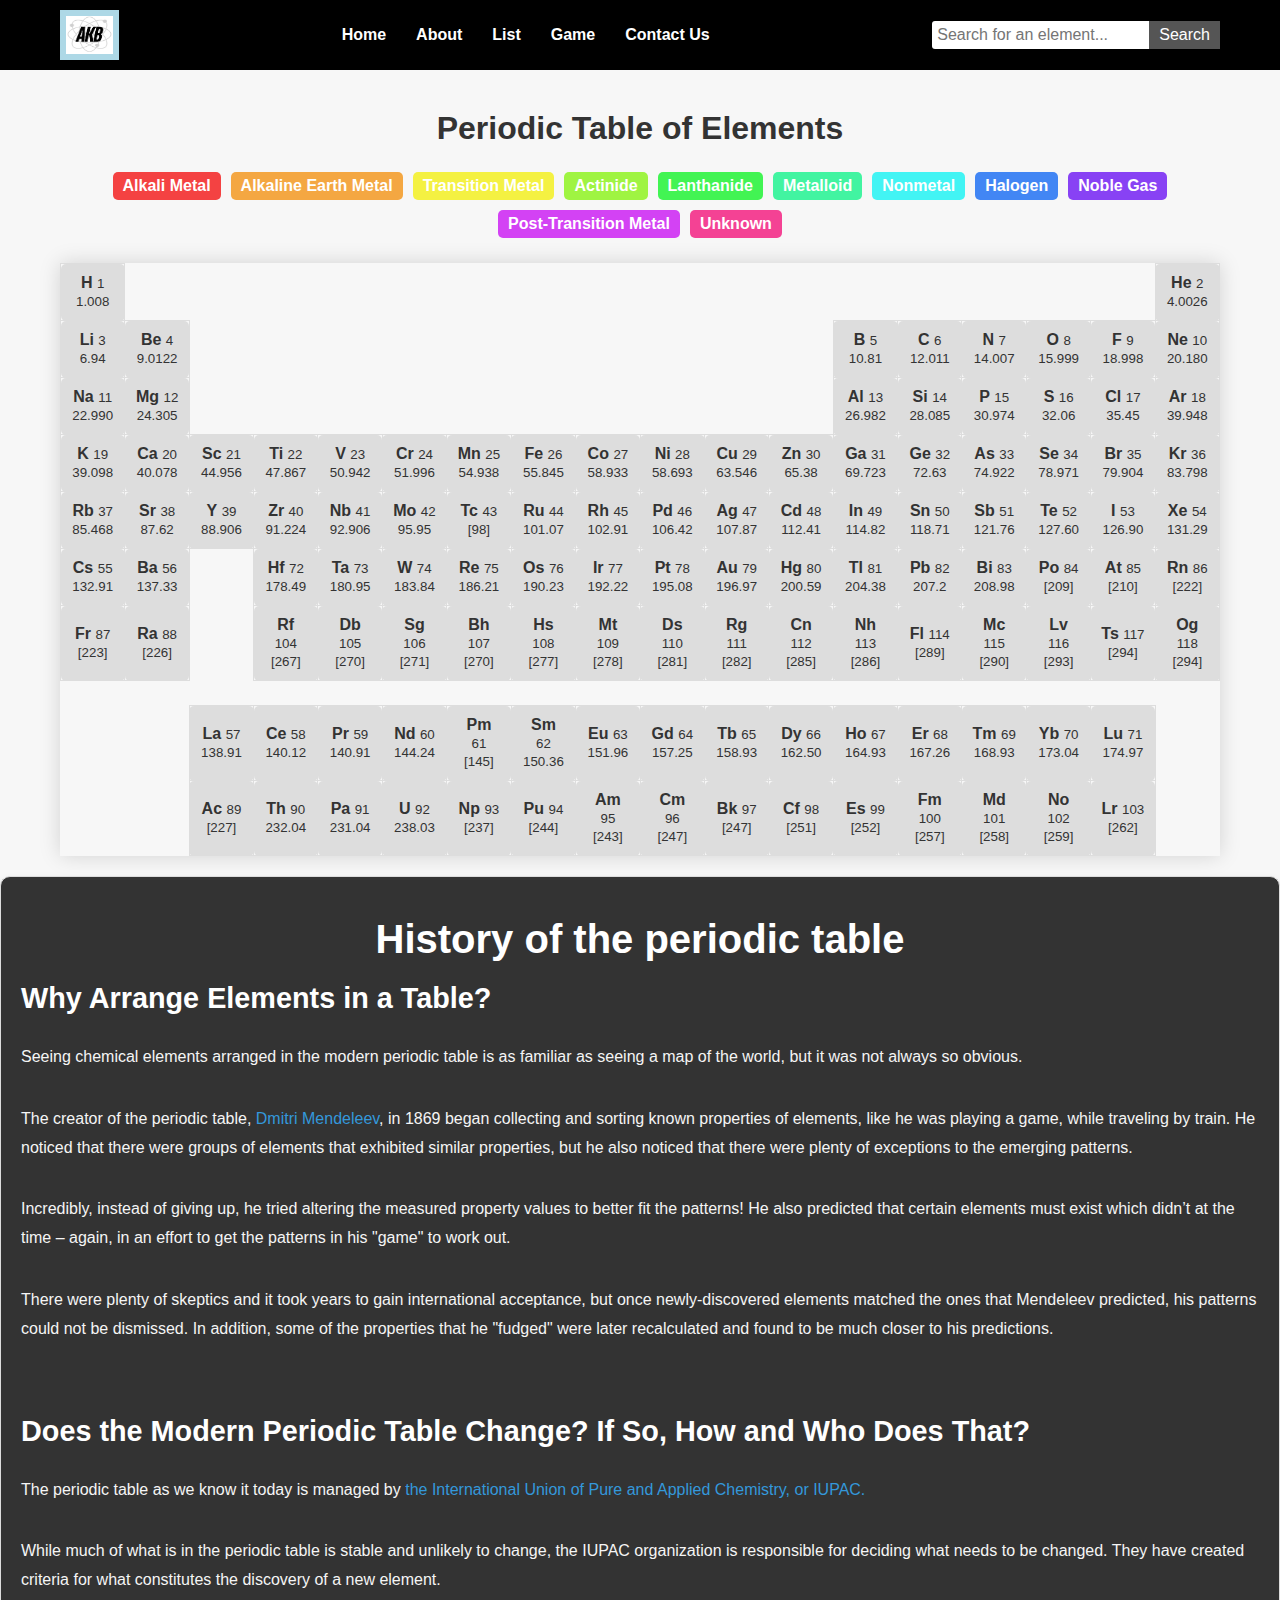
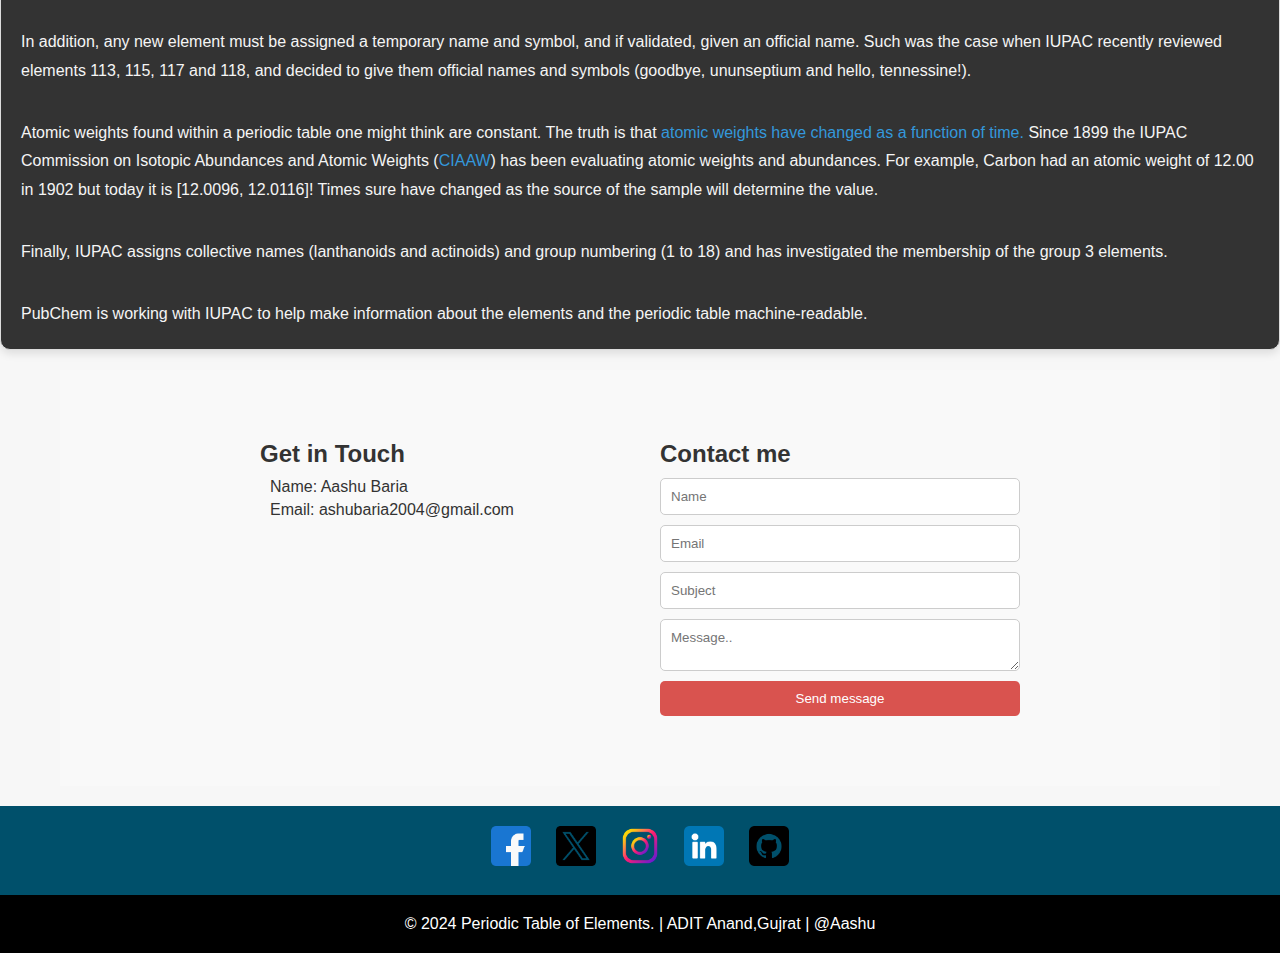
<file: PeriodicTable/index.html>
<!DOCTYPE html>
<html lang="en">
<head>
    <meta charset="UTF-8">
    <meta name="viewport" content="width=device-width, initial-scale=1.0">
    <title>Periodic Table of Elements</title>
    <link rel="stylesheet" href="styles.css">
</head>
<body>
    <header>
        <div class="container">
            <img src="AKB.png" alt="Logo" class="logo" width="59px" height="59px">
            <nav>
                <ul>
                    <li><a href="#periodic-table"onclick="showSection('periodic-table')">Home</a></li>
                    <li><a href="#about-section" onclick="showSection('about-section')" aria-label="Go to about section">About</a></li>
                    <li><a href="index2.html" onclick="showSection('index2.html')">List</a></li>     
                    <li><a href="Game.html"onclick="showSection('Game.html')">Game</a></li>
                    <li><a href="#login-page"onclick="showSection('login-page')">Contact Us</a></li>

                </ul>
            </nav>

            
            <div class="search-container">
                <input type="text" id="search" placeholder="Search for an element...">
                <button onclick="searchElement()">Search</button>
            </div>
        </div>
    </header>

    <main>

        <h1>Periodic Table of Elements</h1>
        <div class="legend">
            <div class="category alkali-metal">Alkali Metal</div>
            <div class="category alkaline-earth-metal">Alkaline Earth Metal</div>
            <div class="category transition-metal">Transition Metal</div>
            <div class="category actinide">Actinide</div>
            <div class="category lanthanide">Lanthanide</div>
            <div class="category metalloid">Metalloid</div>
            <div class="category nonmetal">Nonmetal</div>
            <div class="category halogen">Halogen</div>
            <div class="category noble-gas">Noble Gas</div>
            <div class="category post-transition-metal">Post-Transition Metal</div>
            <div class="category unknown">Unknown</div>
        </div>
        <table id="periodic-table"></table>
    </main>
<!-- bgfuyhfgsd------------------------------------------------------------ -->
<div id="about-section">
    <h1>History of the periodic table</h1>
    <h3>Why Arrange Elements in a Table?</h3><br>
     <p>Seeing chemical elements arranged in the modern periodic table is as familiar as seeing a map of the world, but it was not always so obvious.</p><br>
     <p>The creator of the periodic table, <a class="regular-link" href="https://www.chemistryworld.com/features/the-father-of-the-periodic-table/3009828.article">Dmitri Mendeleev</a>, in 1869 began collecting and sorting known properties of elements, like he was playing a game, while traveling by train. He noticed that there were groups of elements that exhibited similar properties, but he also noticed that there were plenty of exceptions to the emerging patterns.</p><br>
     <p>Incredibly, instead of giving up, he tried altering the measured property values to better fit the patterns! He also predicted that certain elements must exist which didn’t at the time – again, in an effort to get the patterns in his "game" to work out.</p><br>
     <p>There were plenty of skeptics and it took years to gain international acceptance, but once newly-discovered elements matched the ones that Mendeleev predicted, his patterns could not be dismissed. In addition, some of the properties that he "fudged" were later recalculated and found to be much closer to his predictions.</p><br><br>


     <h3>Does the Modern Periodic Table Change? If So, How and Who Does That?</h3><br>
     <p>The periodic table as we know it today is managed by <a class="regular-link" href="https://iupac.org/what-we-do/periodic-table-of-elements/">the International Union of Pure and Applied Chemistry, or IUPAC.</a></p><br>
     <p>While much of what is in the periodic table is stable and unlikely to change, the IUPAC organization is responsible for deciding what needs to be changed. They have created criteria for what constitutes the discovery of a new element.</p><br>
     <p>In addition, any new element must be assigned a temporary name and symbol, and if validated, given an official name. Such was the case when IUPAC recently reviewed elements 113, 115, 117 and 118, and decided to give them official names and symbols (goodbye, ununseptium and hello, tennessine!).</p><br>
     <p>Atomic weights found within a periodic table one might think are constant. The truth is that <a>atomic weights have changed as a function of time.</a> Since 1899 the IUPAC Commission on Isotopic Abundances and Atomic Weights (<a>CIAAW</a>) has been evaluating atomic weights and abundances. For example, Carbon had an atomic weight of 12.00 in 1902 but today it is [12.0096, 12.0116]! Times sure have changed as the source of the sample will determine the value.</p><br>
     <p>Finally, IUPAC assigns collective names (lanthanoids and actinoids) and group numbering (1 to 18) and has investigated the membership of the group 3 elements.</p><br>
     <p>PubChem is working with IUPAC to help make information about the elements and the periodic table machine-readable.</p>


</div>
 <!-- dgvydgvb[----------------------------------------------------------] -->
 <div id="login-page">
    <main>
        <section class="contact-section">
            <div class="contact-container">
                <div class="contact-info">
                    <h2>Get in Touch</h2>
                    <p><i class="fas fa-user"></i> Name: Aashu Baria</p>
                    <p><i class="fas fa-envelope"></i> Email: ashubaria2004@gmail.com</p>
                </div>
                <div class="contact-form">
                    <h2>Contact me</h2>
                    <!-- <p>Get In Touch</p> -->
                    <form action="#" method="post">
                        <input type="text" name="name" placeholder="Name">
                        <input type="email" name="email" placeholder="Email">
                        <input type="text" name="subject" placeholder="Subject">
                        <textarea name="message" placeholder="Message.."></textarea>
                        <button type="submit">Send message</button>
                    </form>
                </div>
            </div>
        </section>
    </main>
 </div>
  <!-- bdshvsb[--------------------------------------------------------------------------] -->
  <div class="social-icons">
    <a href="https://www.facebook.com/share/8vpXWebGzj6HzPrj/?mibextid=qi2Omg"  title="facebook"> 
        <i class="fa fa-facebook-square" aria-hidden="true"><img src="facebook.png" alt="" height="40px"width="40px"></i>
    </a>
    <a href="https://x.com/Aashu303?s=09" title="twitter"> 
      <i class="fa fa-twitter-square" aria-hidden="true"><img src="twitter.png" alt="" height="40px"width="40px"></i>
    </a>
    <a href="https://www.instagram.com/a_ashu_.03" title="instagram">  
      <i class="fa fa-instagram" aria-hidden="true"><img src="instagram.png" alt="" height="40px"width="40px"></i>
    </a>
    
    <a href="https://www.linkedin.com/in/aashu-baria-41517b262?utm_source=share&utm_campaign=share_via&utm_content=profile&utm_medium=android_app" title="linkedin">
      <i class="fa fa-linkedin-square" aria-hidden="true"><img src="linkedin.png" alt="" height="40px"width="40px"></i>
    </a>
    <a href="https://github.com/AashuBaria03" title="Github">
        <i class="fa fa-Github-square" aria-hidden="true"><img src="github.png" alt="" height="40px"width="40px"></i>
      </a>

  </div>
   <!-- ndsvsid----------------------------------------------------------------- -->

    <footer>
        <p>&copy; 2024 Periodic Table of Elements. | ADIT Anand,Gujrat | @Aashu</p>
    </footer>


    <!-- Modal for element details -->
    <div id="element-modal" class="modal">
        <div class="modal-content">
            <span class="close" onclick="closeModal()">&times;</span>
            <h2 id="element-name"></h2>
            <p id="element-details"></p>
        </div>
    </div>

    <script src="script.js"></script>
</body>
</html>
</file>
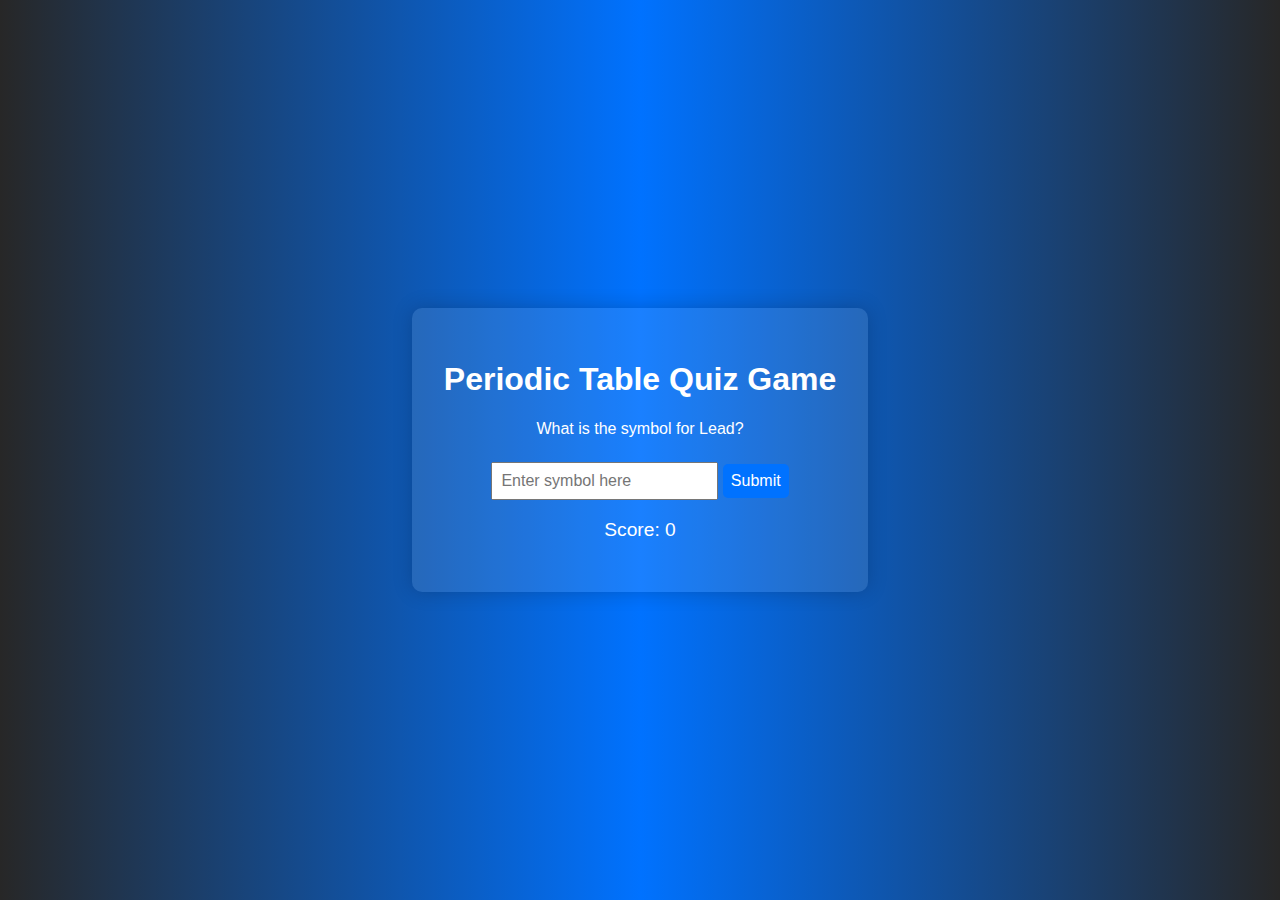
<file: PeriodicTable/Game.html>
<!DOCTYPE html>
<html lang="en">
<head>
    <meta charset="UTF-8">
    <meta name="viewport" content="width=device-width, initial-scale=1.0">
    <title>Periodic Table Quiz Game</title>
    <link rel="stylesheet" href="Game.css">
</head>
<body>
    <div class="container">
        <h1>Periodic Table Quiz Game</h1>
        <div id="quiz-container">
            <p id="question">What is the symbol for <span id="element-name">Hydrogen</span>?</p>
            <input type="text" id="answer" placeholder="Enter symbol here">
            <button onclick="checkAnswer()">Submit</button>
            <p id="feedback"></p>
        </div>
        <button id="next-question" onclick="nextQuestion()">Next Question</button>
        <div id="score-container">
            <p>Score: <span id="score">0</span></p>
        </div>
    </div>
    <script src="Game.js"></script>
</body>
</html>
</file>
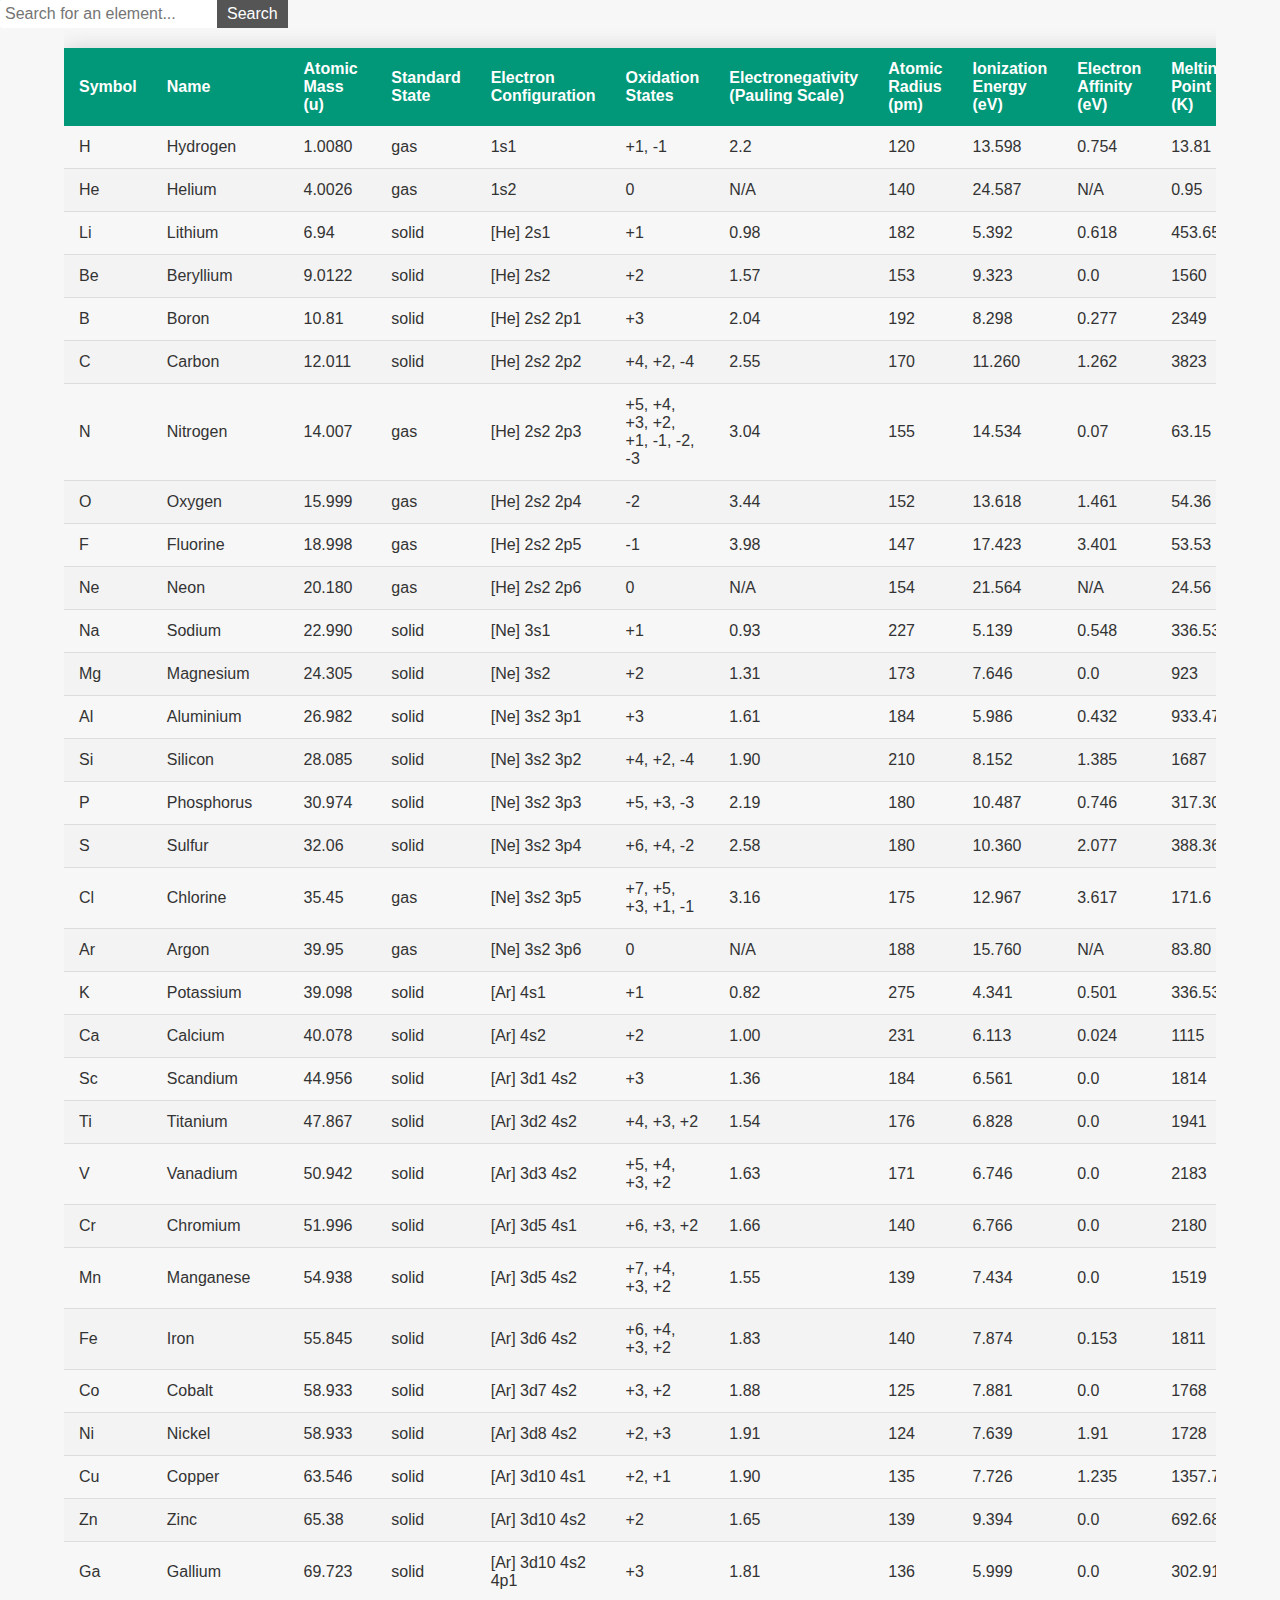
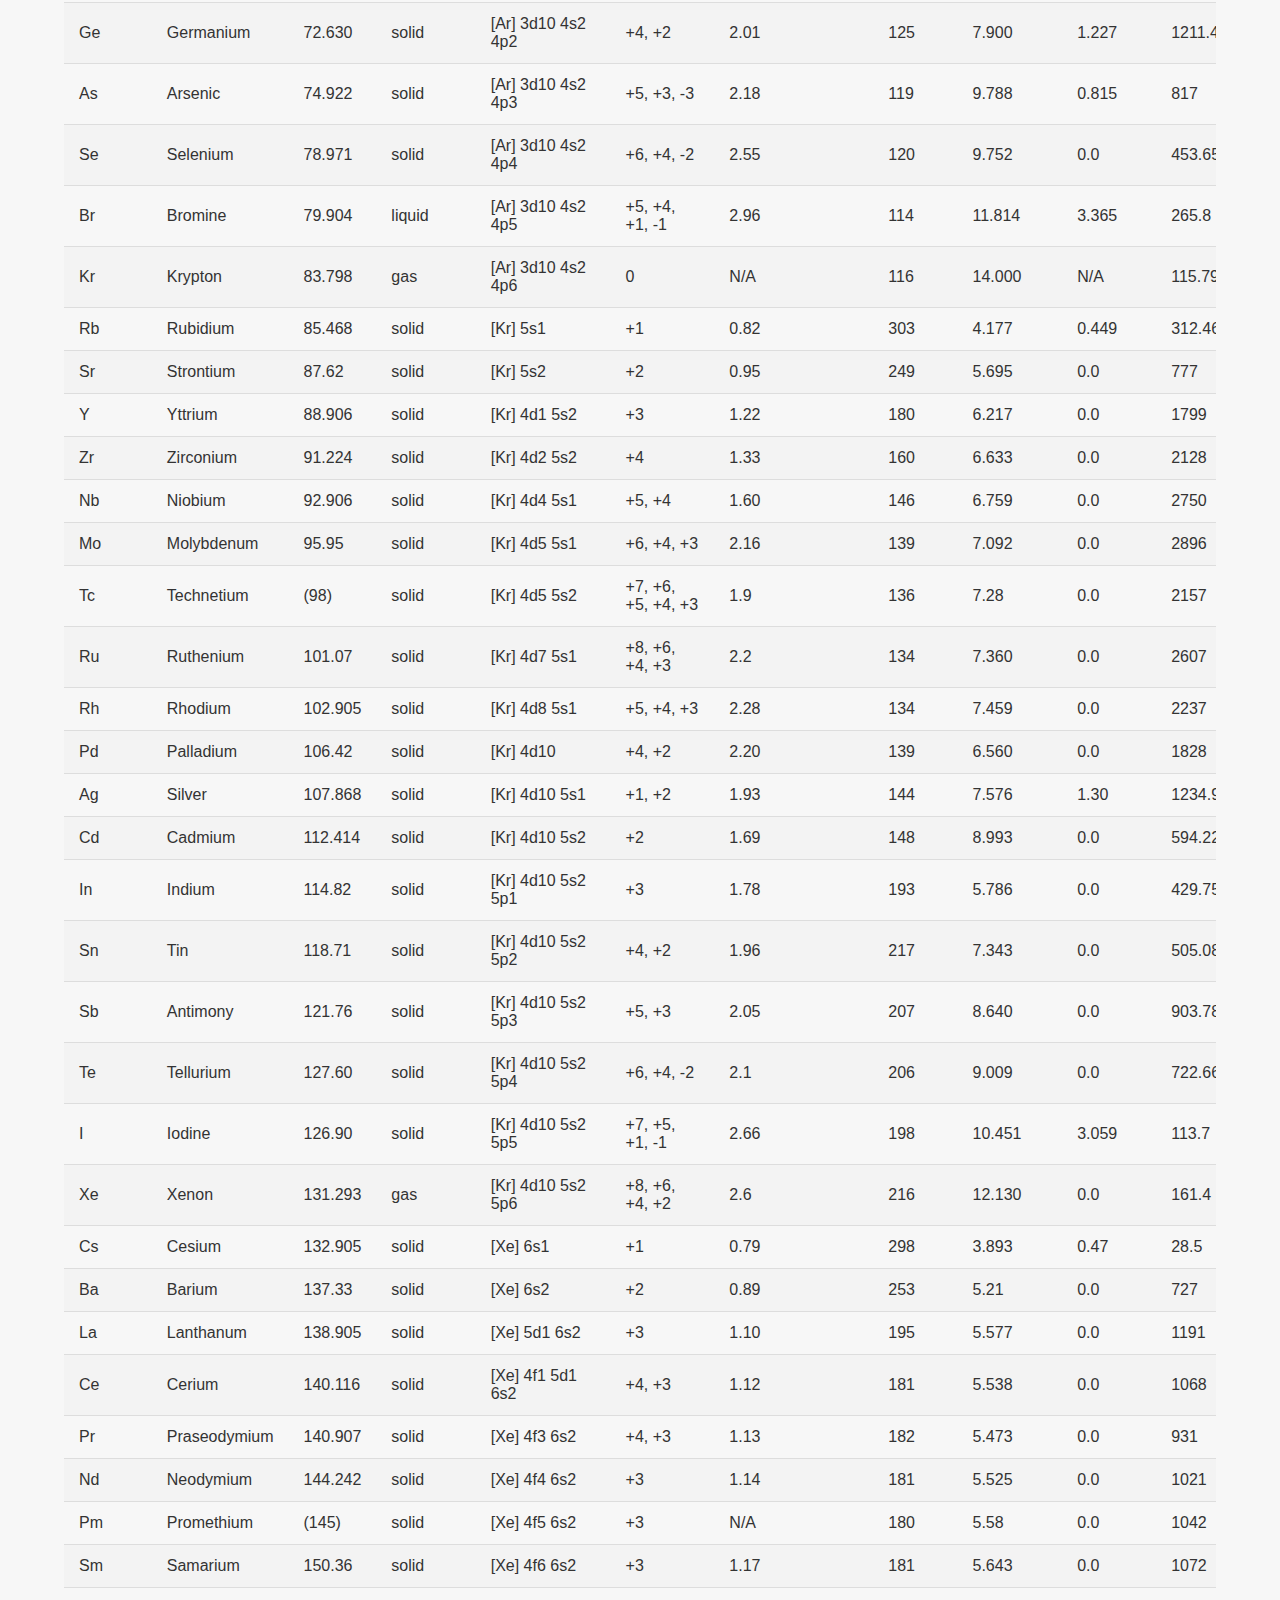
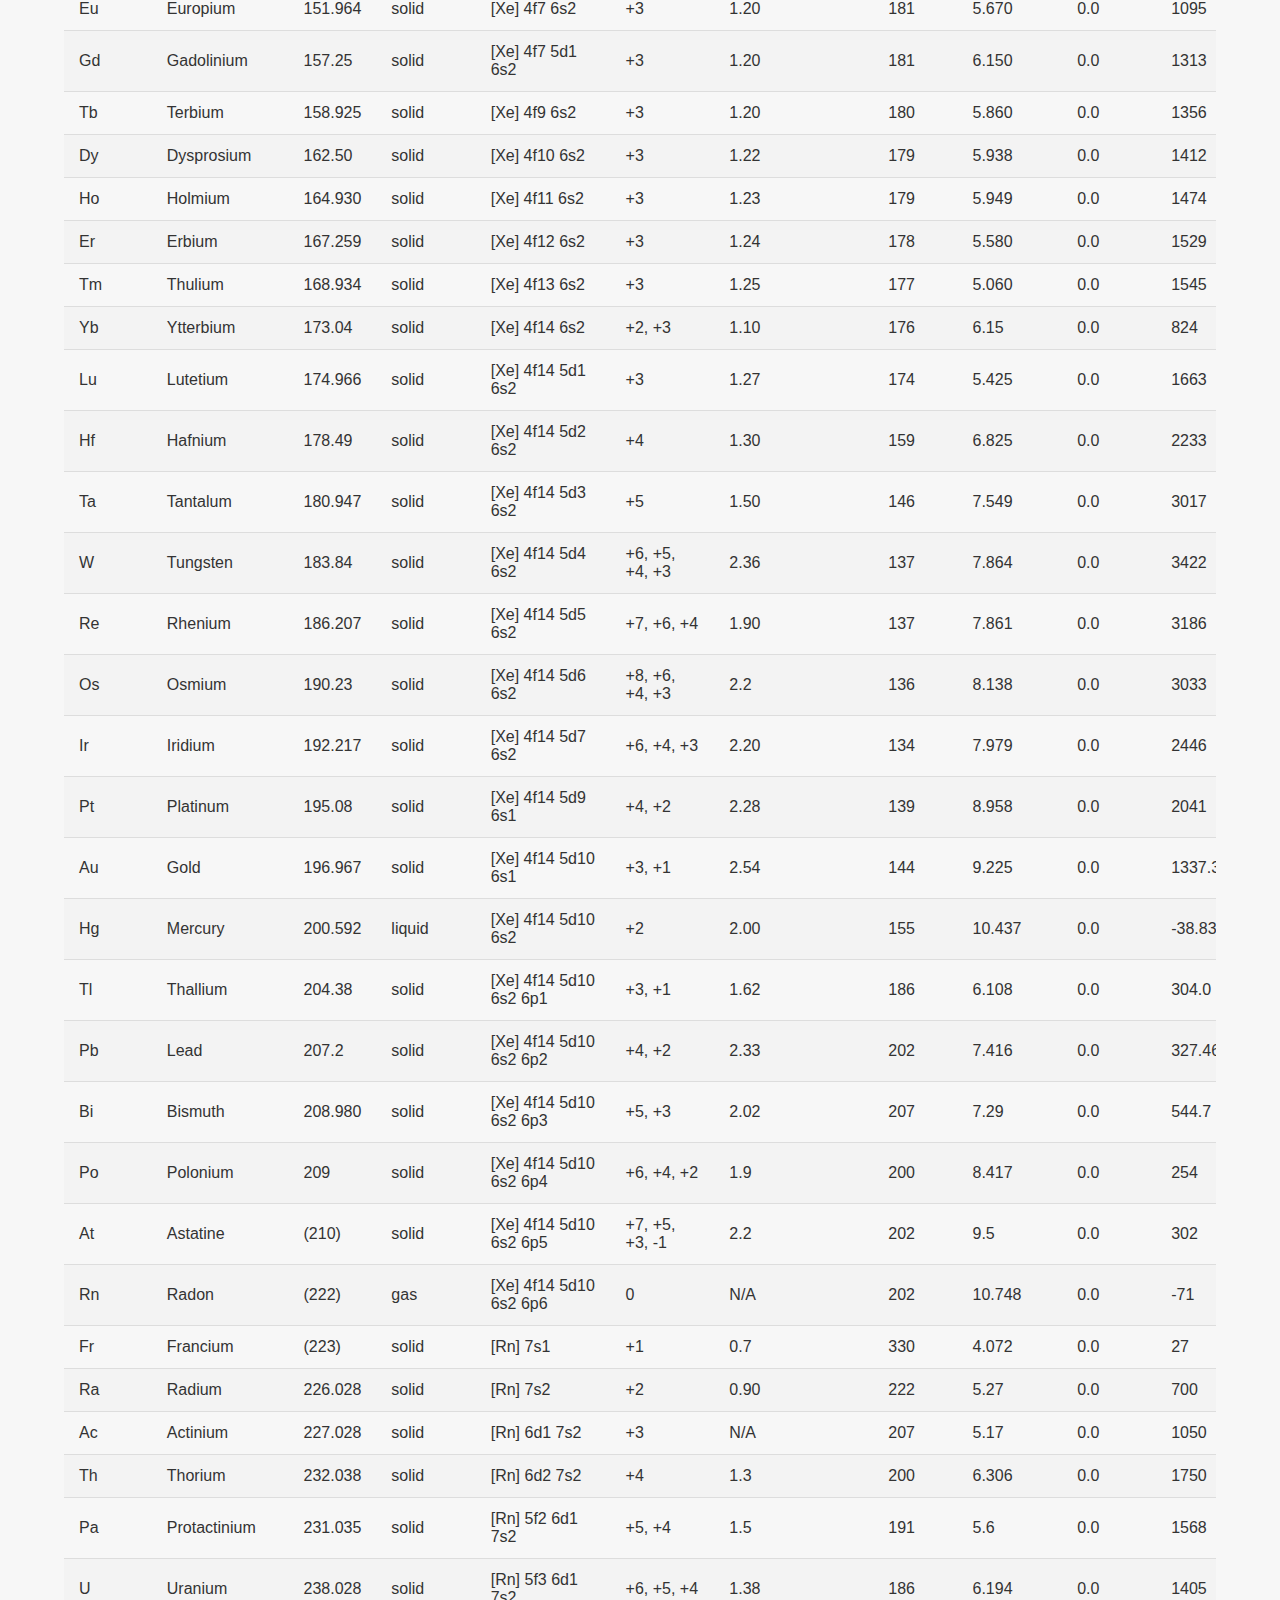
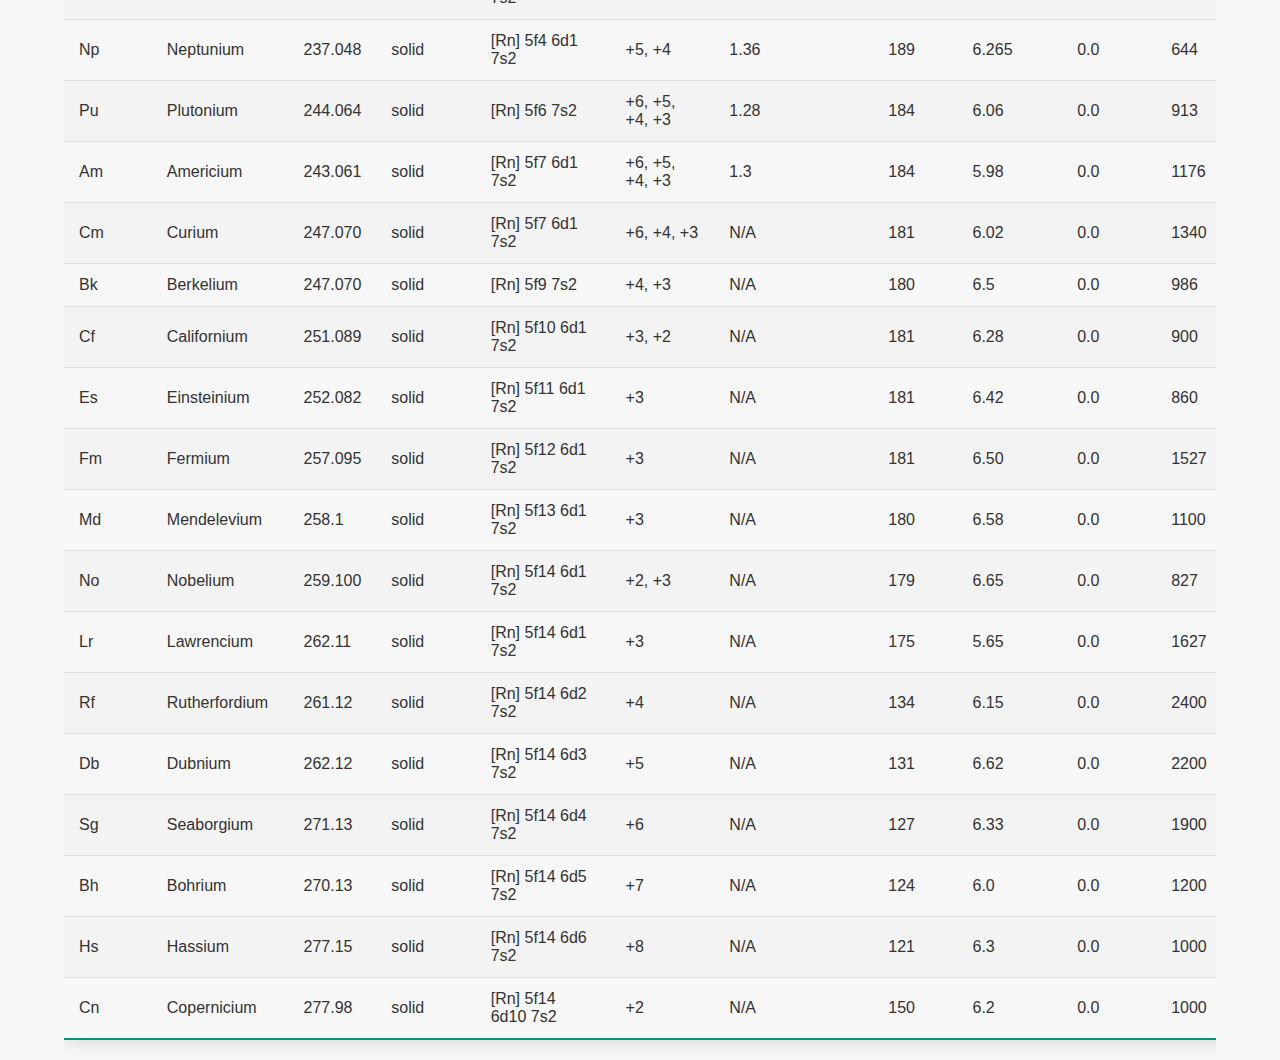
<file: PeriodicTable/index2.html>
<!DOCTYPE html>
<html lang="en">
<head>
    <meta charset="UTF-8">
    <meta name="viewport" content="width=device-width, initial-scale=1.0">
    <title>Periodic Table of Elements</title>
    <link rel="stylesheet" href="styles.css">
</head>
<body>
    <div class="search-container">
        <input type="text" id="search" placeholder="Search for an element...">
        <button onclick="searchElement()">Search</button>
    </div>
    <section id="list-section">
        <table id="elements-table">
            <thead>
                <tr>
                    <th>Symbol</th>
                    <th>Name</th>
                    <th>Atomic Mass (u)</th>
                    <th>Standard State</th>
                    <th>Electron Configuration</th>
                    <th>Oxidation States</th>
                    <th>Electronegativity (Pauling Scale)</th>
                    <th>Atomic Radius (pm)</th>
                    <th>Ionization Energy (eV)</th>
                    <th>Electron Affinity (eV)</th>
                    <th>Melting Point (K)</th>
                    <th>Boiling Point (K)</th>
                    <th>Density (g/cm³)</th>
                    <th>Year Discovered</th>
                </tr>
            </thead>
            <tbody id="elements-body">
                <!-- Rows will be populated by JavaScript -->
            </tbody>
        </table>
    </section>
    <script src="script2.js"></script>
</body>
</html>
</file>
<file: PeriodicTable/styles.css>
* {
    box-sizing: border-box;
    margin: 0;
    padding: 0;
    font-family: Arial, sans-serif;
}

body {
    font-family: 'Arial', sans-serif;
    background-color: #f7f7f7;
    color: #333;
    margin: 0;
    padding: 0;
}

header {
    position: -webkit-sticky;
    position: sticky;
    top: 0;
    width: 100%;
    /* z-index: 1000 */
    /* box-shadow:0 2px 5px rgba(0,0,0,0.1); */
    background-color: black;
    color: #fff;
    padding: 10px 0;
    text-align: center;
    animation: slideIn 1s ease-out;
}

@keyframes slideIn {
    from {
        transform: translateY(-100%);
    }

    to {
        transform: translateY(0);
    }
}

header .container {
    display: flex;
    align-items: center;
    justify-content: space-between;
    max-width: 1200px;
    margin: 0 auto;
    padding: 0 20px;
}

.logo {
    /* background-color:white; */
    padding: 0%;
    /* backface-visibility:unset; */
    /* border:2px solid blue; */
    border: 6px solid lightblue;
    height: 50px;
    animation: slideOut 0.7s ease-out;
    
}
@keyframes slideOut {
    from {
        transform: translateX(-500%);
    }

    to {
        transform: translateX(0);
    }
}

nav ul {
    list-style: none;
    padding: 0;
    margin: 0;
    display: flex;
}

nav ul li {
    margin: 0 15px;
}

nav ul li a {
    color: #fff;
    text-decoration: none;
    font-weight: bold;
    transition: background-color 0.3s, color 0.3s, border-radius 0.3s, padding 0.3s;

}
nav ul li a:hover{
    background-color: #007BFF;
    color:#fff;
    border-radius: 10px;
    /* transform: scal(1.1); */
}
nav ul li a:active{
    background-color: #0056b3;
    transform: scale(1.05);
}

.search-container {
    display: flex;
    animation: slideOP 0.7s ease-out;
}
@keyframes slideOP {
    from {
        transform: translateX(500%);
    }

    to {
        transform: translateX(0);
    }
}

.search-container input {
    padding: 5px;
    font-size: 16px;
    border: none;
    border-radius: 3px 0 0 3px;
}

.search-container button {
    padding: 5px 10px;
    font-size: 16px;
    background-color: #555;
    color: #fff;
    border: none;
    cursor: pointer;
    transition: background-color 0.3s, padding 0.3s;

}

.search-container button:hover {
    background-color: #444;
    padding: 6px 12px;
}

main {
    flex: 1;
    padding: 20px;
    max-width: 1200px;
    margin: 0 auto;
}

h1 {
    text-align: center;
    margin: 20px 0;
}

.legend {
    display: flex;
    justify-content: center;
    flex-wrap: wrap;
    margin: 20px 0;
    margin-bottom: 20px;
}

.category {
    padding: 5px 10px;
    margin: 5px;
    border-radius: 5px;
    color: #fff;
    font-weight: bold;
}

.alkali-metal {
    background-color: #f44242;
}

.alkaline-earth-metal {
    background-color: #f4a742;
}

.transition-metal {
    background-color: #f4f142;
}

.actinide {
    background-color: #9ff442;
}

.lanthanide {
    background-color: #42f453;
}

.metalloid {
    background-color: #42f4a1;
}

.nonmetal {
    background-color: #42f4f4;
}

.halogen {
    background-color: #4286f4;
}

.noble-gas {
    background-color: #8842f4;
}

.post-transition-metal {
    background-color: #d342f4;
}

.unknown {
    background-color: #f44294;
}


#periodic-table {
    /* display: grid; */
    grid-template-columns: repeat(18, 1fr);
    gap: 5px;
    margin: 0;
    width: fit-content;
}

table {
    width: 100%;
    border-collapse: collapse;
    margin: 20px auto;
    max-width: 1200px;
}

td {
    /* width: 50px;
    height: 50px; 
    border: 1px;
    text-align: center;
    vertical-align: middle;
    cursor: pointer;
    position: relative;  */
}

.element {
    border: 1px solid #ddd;
    background-color: #ddd;
    text-align: center;
    padding: 10px;
    cursor: pointer;
    border-radius: 5px;
    transition: transform 0.2s, box-shadow 0.2s;
}

.element:hover {
    transform: scale(1.1);
    box-shadow: 0 2px 10px rgba(0, 0, 0, 0.2);
}

.element .number {
    font-size: 0.8em;
    color: #666;
}

.element .symbol {
    font-size: 1.5em;
    margin: 5px 0;
}

.element .name {
    font-size: 0.9em;
    color: #333;
}

.element .mass {
    font-size: 0.7em;
    color: #666;
}

footer {
    text-align: center;
    padding: 20px;
    background-color:black;
    color: #fff;
}

.modal {
    display: none;
    position: fixed;
    z-index: 1;
    left: 0;
    top: 0;
    width: 100%;
    height: 100%;
    overflow: auto;
    background-color: rgba(0, 0, 0, 0.4);
}

.modal-content {
    background-color: #fff;
    margin: 15% auto;
    padding: 20px;
    border: 1px solid #888;
    width: 80%;
    max-width: 600px;
    border-radius: 5px;
}

.close {
    color: #aaa;
    float: right;
    font-size: 28px;
    font-weight: bold;
}

.close:hover,
.close:focus {
    color: #000;
    text-decoration: none;
    cursor: pointer;
}

@media (max-width: 1200px) {
    header .container {
        padding: 0 15px;
    }

    .element {
        padding: 8px;
    }

    #periodic-table {
        grid-template-columns: repeat(12, 1fr);
    }
}

@media (max-width: 800px) {
    header .container {
        flex-direction: column;
        align-items: flex-start;
    }

    nav ul {
        flex-direction: column;
        align-items: flex-start;
    }

    nav ul li {
        margin: 5px 0;
    }

    .search-container {
        width: 100%;
        margin-top: 10px;
    }

    #periodic-table {
        grid-template-columns: repeat(6, 1fr);
    }

    .element {
        width: 70px;
        height: 70px;
    }
}

@media (max-width: 600px) {
    main {
        padding: 10px;
    }

    #periodic-table {
        grid-template-columns: repeat(4, 1fr);
    }

    .element {
        width: 60px;
        height: 60px;
    }
}

@media (max-width: 400px) {
    header .container {
        padding: 0 10px;
    }

    .element {
        width: 50px;
        height: 50px;
    }

    #periodic-table {
        grid-template-columns: repeat(2, 1fr);
    }
}

/* About Section Styling */
#about-section {
    /* max-width: 800px; */
    margin: 0 auto;
    background: #fff;
    padding: 20px;
    border-radius: 10px;
    box-shadow: 0 4px 8px rgba(0, 0, 0, 0.1);
    border: 1px solid #ddd;
    background-color: #333;
    overflow: hidden;
}

#about-section h1 {
    font-size: 2.5rem;
    color: white;
    margin-bottom: 20px;
}

#about-section h3 {
    font-size: 1.8rem;
    color: white;
    margin: 20px 0 10px;
}

#about-section p a {
    text-decoration: none;
    color: #3498db;
}


#about-section p {
    margin-bottom: 15px;
    line-height: 1.8;
    color: whitesmoke;
}

#about-section p:last-of-type {
    margin-bottom: 0;
}

@media (max-width: 768px) {
    #about-section {
        padding: 15px;
    }

    #about-section h1 {
        font-size: 2rem;
    }

    #about-section h3 {
        font-size: 1.5rem;
    }
}

#list-section {
    margin: 0 auto;
    width: 90%;
    overflow-x: auto;
}

table {
    width: 100%;
    border-collapse: collapse;
    margin: 20px 0;
    font-size: 1em;
    box-shadow: 0 0 20px rgba(0, 0, 0, 0.15);
}

thead tr {
    background-color: #009879;
    color: #ffffff;
    text-align: left;
}

th,
td {
    padding: 12px 15px;
}

tbody tr {
    border-bottom: 1px solid #dddddd;
}

tbody tr:nth-of-type(even) {
    background-color: #f3f3f3;
}

tbody tr:last-of-type {
    border-bottom: 2px solid #009879;
}

tbody tr.active-row {
    font-weight: bold;
    color: #009879;
}

/* Responsive Styles */
@media screen and (max-width: 768px) {

    th,
    td {
        padding: 10px;
        font-size: 0.9em;
    }

    table {
        font-size: 0.9em;
    }
}

@media screen and (max-width: 480px) {

    th,
    td {
        padding: 8px;
        font-size: 0.8em;
    }

    table {
        font-size: 0.8em;
    }
}
/* Login page.................... */
/* Contact Section */
.contact-section {
    padding: 50px 20px;
    background-color: #f9f9f9;
    display: flex;
    justify-content: center;
    align-items: center;
}

.contact-container {
    display: flex;
    justify-content: space-between;
    align-items: flex-start;
    max-width: 800px;
    width: 100%;
    flex-wrap: wrap; /* Allow wrapping on smaller screens */
}

.contact-info, .contact-form {
    flex: 1;
    margin: 20px;
    min-width: 280px; /* Ensure minimum width on small screens */
}

.contact-info h2, .contact-form h2 {
    font-size: 24px;
    margin-bottom: 10px;
}

.contact-info p {
    font-size: 16px;
    margin: 5px 0;
}

.contact-info i {
    margin-right: 10px;
    color: #d9534f;
}

.contact-form p {
    font-size: 16px;
    margin-bottom: 20px;
    color: #d9534f;
}

.contact-form form {
    display: flex;
    flex-direction: column;
}

.contact-form input, .contact-form textarea {
    padding: 10px;
    margin-bottom: 10px;
    border: 1px solid #ccc;
    border-radius: 5px;
}

.contact-form button {
    padding: 10px;
    border: none;
    border-radius: 5px;
    background-color: #d9534f;
    color: white;
    cursor: pointer;
    transition: background-color 0.3s, padding 0.3s;
}

.contact-form button:hover {
    background-color: #c9302c;
    padding: 11px;
}

.contact-form button:active {
    background-color: #ac2925;
    padding: 9px;
}

/* Responsive adjustments */
@media (max-width: 768px) {
    .contact-container {
        flex-direction: column; /* Stack items vertically */
    }

    .contact-info, .contact-form {
        margin: 10px 0; /* Reduce margin for smaller screens */
    }
}

@media (max-width: 480px) {
    .contact-info h2, .contact-form h2 {
        font-size: 20px; /* Smaller font size for headings */
    }

    .contact-info p, .contact-form p {
        font-size: 14px; /* Smaller font size for paragraphs */
    }

    .contact-form input, .contact-form textarea {
        padding: 8px; /* Reduce padding for inputs */
    }

    .contact-form button {
        padding: 8px; /* Reduce padding for button */
    }
}
/* Social Icons Section */
.social-icons {
    padding: 20px 0;
    background-color: #00506b;
    text-align: center;
}

.social-icons a {
    color: #fff;
    margin: 0 10px;
    font-size: 36px;
    transition: transform 0.3s, color 0.3s;
    display: inline-block;
}

.social-icons a:hover {
    transform: scale(1.2);
    color: #ff6347; /* Change color on hover, you can set your preferred color */
}

.social-icons i {
    transition: transform 0.3s, box-shadow 0.3s;
}

.social-icons a:hover i {
    box-shadow: 0 0 10px rgba(0, 0, 0, 0.5);
}

/* Responsive Design */
@media (max-width: 768px) {
    .social-icons a {
        font-size: 30px;
        margin: 0 8px;
    }
}

@media (max-width: 480px) {
    .social-icons a {
        font-size: 26px;
        margin: 0 6px;
    }
}
</file>
<file: PeriodicTable/Game.css>
body {
    font-family: 'Segoe UI', Tahoma, Geneva, Verdana, sans-serif;
    display: flex;
    justify-content: center;
    align-items: center;
    height: 100vh;
    margin: 0;
    background: linear-gradient(to right, rgba(0, 0, 0, 0.848), #0072ff,rgba(0, 0, 0, 0.847));
    color: white;
}

.container {
    text-align: center;
    background: rgba(255, 255, 255, 0.1);
    padding: 2em;
    border-radius: 10px;
    box-shadow: 0 0 20px rgba(0, 0, 0, 0.2);
}

#quiz-container {
    margin-bottom: 1em;
}

input, button {
    padding: 0.5em;
    margin-top: 0.5em;
    font-size: 1em;
}

button {
    background-color: #0072ff;
    color: white;
    border: none;
    border-radius: 5px;
    cursor: pointer;
}

button:hover {
    background-color: #005bb5;
}

#feedback {
    margin-top: 1em;
    font-weight: bold;
}

#next-question {
    display: none;
    margin-top: 1em;
}

#score-container {
    margin-top: 1em;
    font-size: 1.2em;
}
</file>
